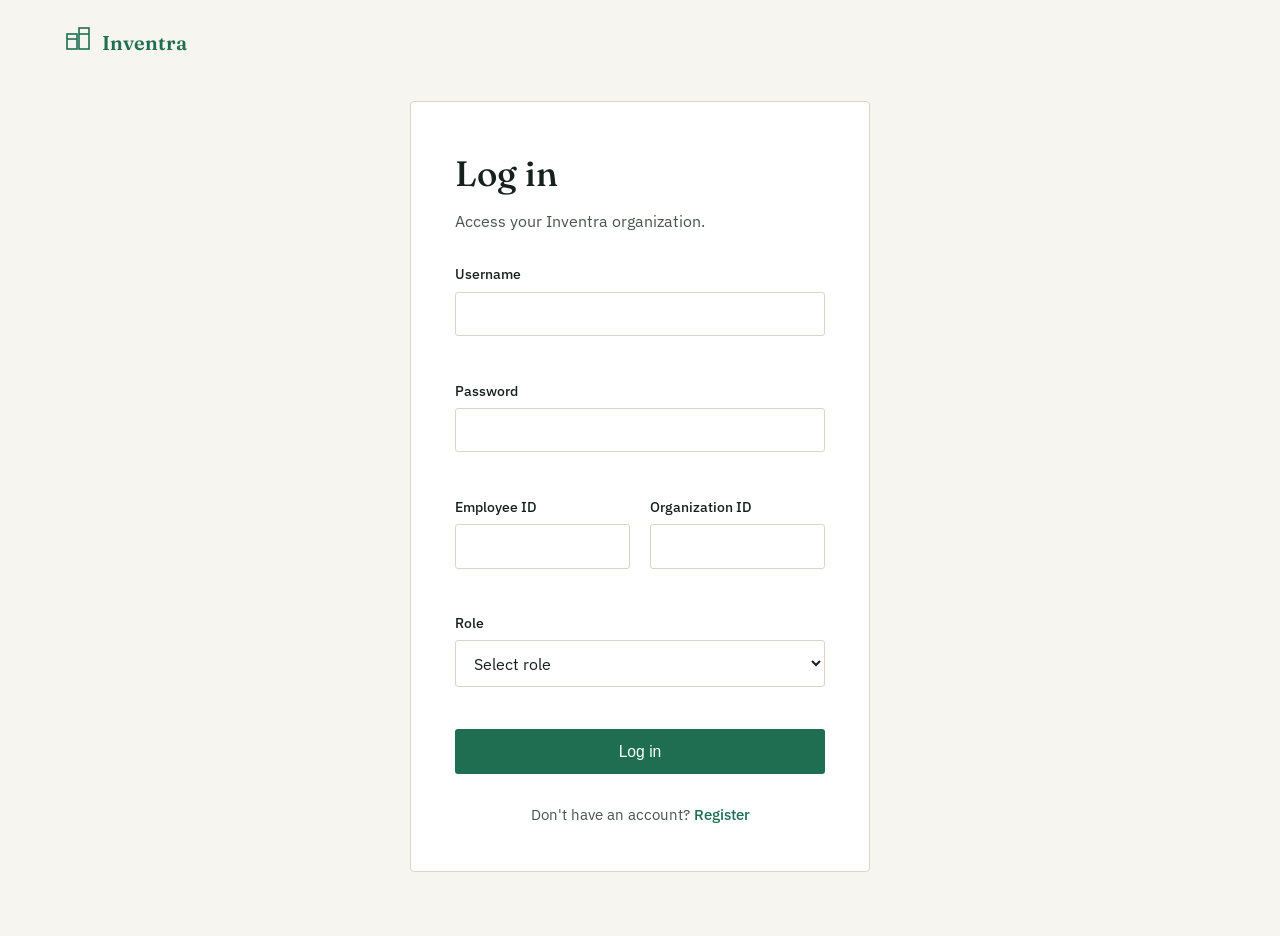
<file: inventra/frontend/dashboard.html>
<!DOCTYPE html>
<html lang="en">
<head>
<meta charset="UTF-8">
<meta name="viewport" content="width=device-width, initial-scale=1.0">
<title>Dashboard — Inventra</title>
<link rel="preconnect" href="https://fonts.googleapis.com">
<link rel="preconnect" href="https://fonts.gstatic.com" crossorigin>
<link href="https://fonts.googleapis.com/css2?family=Fraunces:opsz,wght@9..144,400;9..144,500;9..144,600&family=IBM+Plex+Sans:wght@400;500;600&display=swap" rel="stylesheet">
<link rel="stylesheet" href="css/style.css">
</head>
<body class="dash-body">

<div class="dash-shell">

  <div id="sidebarPlaceholder"></div>

  <div class="dash-main">

    <div id="topbarPlaceholder"></div>

    <main class="dash-content">

      <section class="welcome-section">
        <h2 id="welcomeHeading">Welcome back</h2>
        <p id="welcomeSub">Here's what's happening with your inventory today.</p>
      </section>

      <section class="summary-cards" id="summaryCards" aria-label="Summary">
        <div class="summary-card">
          <span class="summary-label">Total Products</span>
          <span class="summary-value" id="statProducts">—</span>
        </div>
        <div class="summary-card">
          <span class="summary-label">Total Sales</span>
          <span class="summary-value" id="statSales">—</span>
        </div>
        <div class="summary-card">
          <span class="summary-label">Total Purchases</span>
          <span class="summary-value" id="statPurchases">—</span>
        </div>
        <div class="summary-card summary-card-warn">
          <span class="summary-label">Low Stock</span>
          <span class="summary-value" id="statLowStock">—</span>
        </div>
      </section>

      <div class="dash-grid">
        <section class="panel panel-chart">
          <h3>Sales &amp; Purchase Overview</h3>
          <div id="chartContainer" class="chart-container"></div>
        </section>

        <section class="panel panel-activity">
          <h3>Recent Activity</h3>
          <ul class="activity-list" id="activityList"></ul>
        </section>
      </div>

      <section class="panel panel-table">
        <h3>Low Stock Products</h3>
        <table class="data-table">
          <thead>
            <tr>
              <th>Product</th>
              <th>Current Stock</th>
              <th>Reorder Point</th>
              <th>Supplier</th>
            </tr>
          </thead>
          <tbody id="lowStockBody"></tbody>
        </table>
      </section>

      <section class="quick-actions">
        <h3>Quick Actions</h3>
        <div class="qa-grid">
          <button class="qa-btn" data-action="add-product">
            <span class="qa-plus">+</span> Add Product
          </button>
          <button class="qa-btn" data-action="add-supplier">
            <span class="qa-plus">+</span> Add Supplier
          </button>
          <button class="qa-btn" data-action="record-sale">
            <span class="qa-plus">+</span> Record Sale
          </button>
          <button class="qa-btn" data-action="record-purchase">
            <span class="qa-plus">+</span> Record Purchase
          </button>
        </div>
      </section>

    </main>
  </div>
</div>

<script src="js/config.js"></script>
<script src="js/layout.js"></script>
<script src="js/dashboard.js"></script>
</body>
</html>
</file>
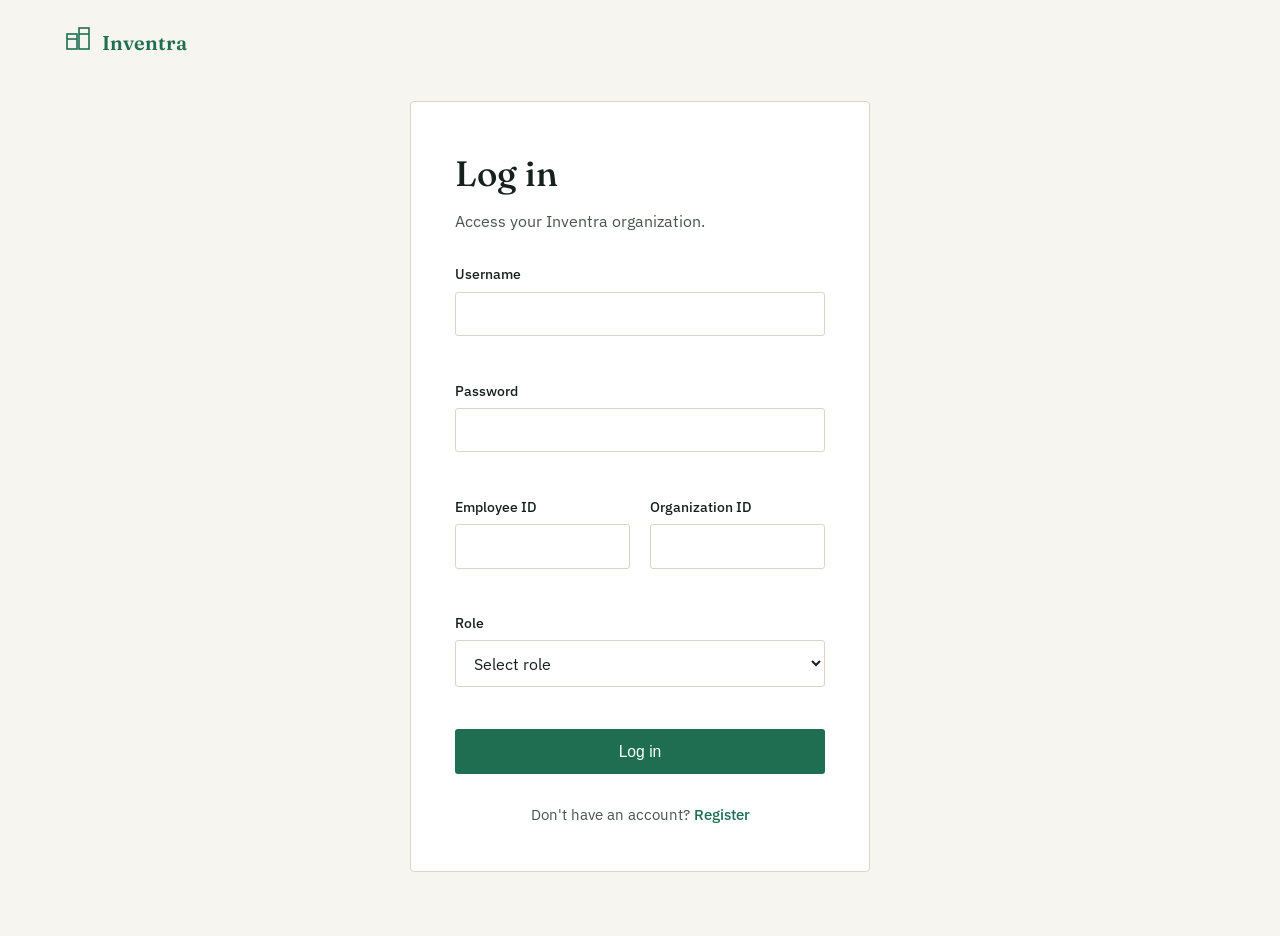
<file: inventra/frontend/employees.html>
<!DOCTYPE html>
<html lang="en">
<head>
<meta charset="UTF-8">
<meta name="viewport" content="width=device-width, initial-scale=1.0">
<title>Employees — Inventra</title>
<link rel="preconnect" href="https://fonts.googleapis.com">
<link rel="preconnect" href="https://fonts.gstatic.com" crossorigin>
<link href="https://fonts.googleapis.com/css2?family=Fraunces:opsz,wght@9..144,400;9..144,500;9..144,600&family=IBM+Plex+Sans:wght@400;500;600&display=swap" rel="stylesheet">
<link rel="stylesheet" href="css/style.css">
</head>
<body class="dash-body">

<div class="dash-shell">
  <div id="sidebarPlaceholder"></div>

  <div class="dash-main">
    <div id="topbarPlaceholder"></div>

    <main class="dash-content">

      <div class="page-toolbar">
        <p class="page-sub">Everyone with access to your organization.</p>
      </div>

      <div class="form-banner" id="pageBanner" hidden></div>

      <nav class="subtabs" role="tablist">
        <button class="subtab-btn active" id="tabBtnView" data-tab="view">View all</button>
        <button class="subtab-btn" id="tabBtnAdd" data-tab="add">Add</button>
        <button class="subtab-btn" id="tabBtnSearch" data-tab="search">Search</button>
        <button class="subtab-btn" id="tabBtnDelete" data-tab="delete">Delete</button>
      </nav>

      <!-- View all -->
      <section class="subtab-panel" data-panel="view">
        <section class="panel panel-table">
          <table class="data-table">
            <thead>
              <tr>
                <th>Name</th>
                <th>Email</th>
                <th>Contact</th>
                <th>Username</th>
                <th>Role</th>
                <th>Status</th>
                <th>Org ID</th>
                <th>Department</th>
                <th>Joined</th>
                <th></th>
              </tr>
            </thead>
            <tbody id="employeesBody">
              <tr><td colspan="10">Loading employees...</td></tr>
            </tbody>
          </table>
        </section>
      </section>

      <!-- Add / Edit -->
      <section class="subtab-panel" data-panel="add" hidden>
        <section class="panel">
          <h3 class="subtab-panel-title" id="addPanelTitle">Add employee</h3>

          <div class="form-banner" id="formBanner" hidden></div>

          <form id="employeeForm" novalidate>
            <input type="hidden" id="id" name="id">

            <div class="form-row">
              <div class="field">
                <label for="firstName">First name</label>
                <input type="text" id="firstName" name="firstName" required>
                <span class="field-error" id="err-firstName"></span>
              </div>
              <div class="field">
                <label for="lastName">Last name</label>
                <input type="text" id="lastName" name="lastName" required>
                <span class="field-error" id="err-lastName"></span>
              </div>
            </div>

            <div class="form-row">
              <div class="field">
                <label for="email">Email</label>
                <input type="email" id="email" name="email" required>
                <span class="field-error" id="err-email"></span>
              </div>
              <div class="field">
                <label for="contactNumber">Contact number</label>
                <input type="tel" id="contactNumber" name="contactNumber" maxlength="10" required>
                <span class="field-error" id="err-contactNumber"></span>
              </div>
            </div>

            <div class="form-row">
              <div class="field">
                <label for="userName">Username</label>
                <input type="text" id="userName" name="userName" required>
                <span class="field-error" id="err-userName"></span>
              </div>
              <div class="field">
                <label for="password">Password</label>
                <input type="text" id="password" name="password" required>
                <span class="field-error" id="err-password"></span>
              </div>
            </div>

            <div class="form-row">
              <div class="field">
                <label for="role">Role</label>
                <select id="role" name="role" required>
                  <option value="" disabled selected>Select role</option>
                  <option value="Owner">Owner</option>
                  <option value="Manager">Manager</option>
                  <option value="Employee">Employee</option>
                </select>
                <span class="field-error" id="err-role"></span>
              </div>
              <div class="field">
                <label for="status">Status</label>
                <select id="status" name="status" required>
                  <option value="" disabled selected>Select status</option>
                  <option value="Active">Active</option>
                  <option value="Inactive">Inactive</option>
                </select>
                <span class="field-error" id="err-status"></span>
              </div>
            </div>

            <div class="form-row">
              <div class="field">
                <label for="organizationId">Organization ID</label>
                <input type="number" id="organizationId" name="organizationId" min="1" readonly>
                <span class="field-error" id="err-organizationId"></span>
              </div>
              <div class="field">
                <label for="department">Department</label>
                <input type="text" id="department" name="department" required>
                <span class="field-error" id="err-department"></span>
              </div>
            </div>

            <div class="field">
              <label for="joiningDate">Joining date</label>
              <input type="date" id="joiningDate" name="joiningDate" required>
              <span class="field-error" id="err-joiningDate"></span>
            </div>

            <div class="modal-actions">
              <button type="button" class="btn btn-ghost" id="cancelEditBtn" hidden>Cancel edit</button>
              <button type="submit" class="btn btn-primary" id="formSubmit">Save employee</button>
            </div>
          </form>
        </section>
      </section>

      <!-- Search -->
      <section class="subtab-panel" data-panel="search" hidden>
        <section class="panel">
          <h3 class="subtab-panel-title">Search for an employee</h3>
          <div class="search-row">
            <div class="field">
              <input type="text" id="searchInput" placeholder="Search by name, username, or email">
            </div>
            <button class="btn btn-primary" id="searchBtn" type="button">Search</button>
          </div>
        </section>

        <section class="panel panel-table">
          <table class="data-table">
            <thead>
              <tr>
                <th>Name</th>
                <th>Email</th>
                <th>Contact</th>
                <th>Username</th>
                <th>Role</th>
                <th>Status</th>
                <th></th>
              </tr>
            </thead>
            <tbody id="searchBody">
              <tr><td colspan="7">Search above to find an employee.</td></tr>
            </tbody>
          </table>
        </section>
      </section>

      <!-- Delete (Owner / Manager only) -->
      <section class="subtab-panel" data-panel="delete" hidden>
        <div id="deleteAllowed">
          <section class="panel">
            <h3 class="subtab-panel-title">Delete an employee</h3>
            <div class="search-row">
              <div class="field">
                <input type="text" id="deleteSearchInput" placeholder="Search by name, username, or email">
              </div>
              <button class="btn btn-primary" id="deleteSearchBtn" type="button">Search</button>
            </div>
          </section>

          <section class="panel panel-table">
            <table class="data-table">
              <thead>
                <tr>
                  <th>Name</th>
                  <th>Email</th>
                  <th>Username</th>
                  <th>Role</th>
                  <th></th>
                </tr>
              </thead>
              <tbody id="deleteBody">
                <tr><td colspan="5">Loading employees...</td></tr>
              </tbody>
            </table>
          </section>
        </div>

        <div id="deleteDenied" class="access-denied" hidden>
          Only Owners and Managers can delete employee records.
        </div>
      </section>

    </main>
  </div>
</div>

<script src="js/config.js"></script>
<script src="js/layout.js"></script>
<script src="js/employees.js"></script>
</body>
</html>
</file>
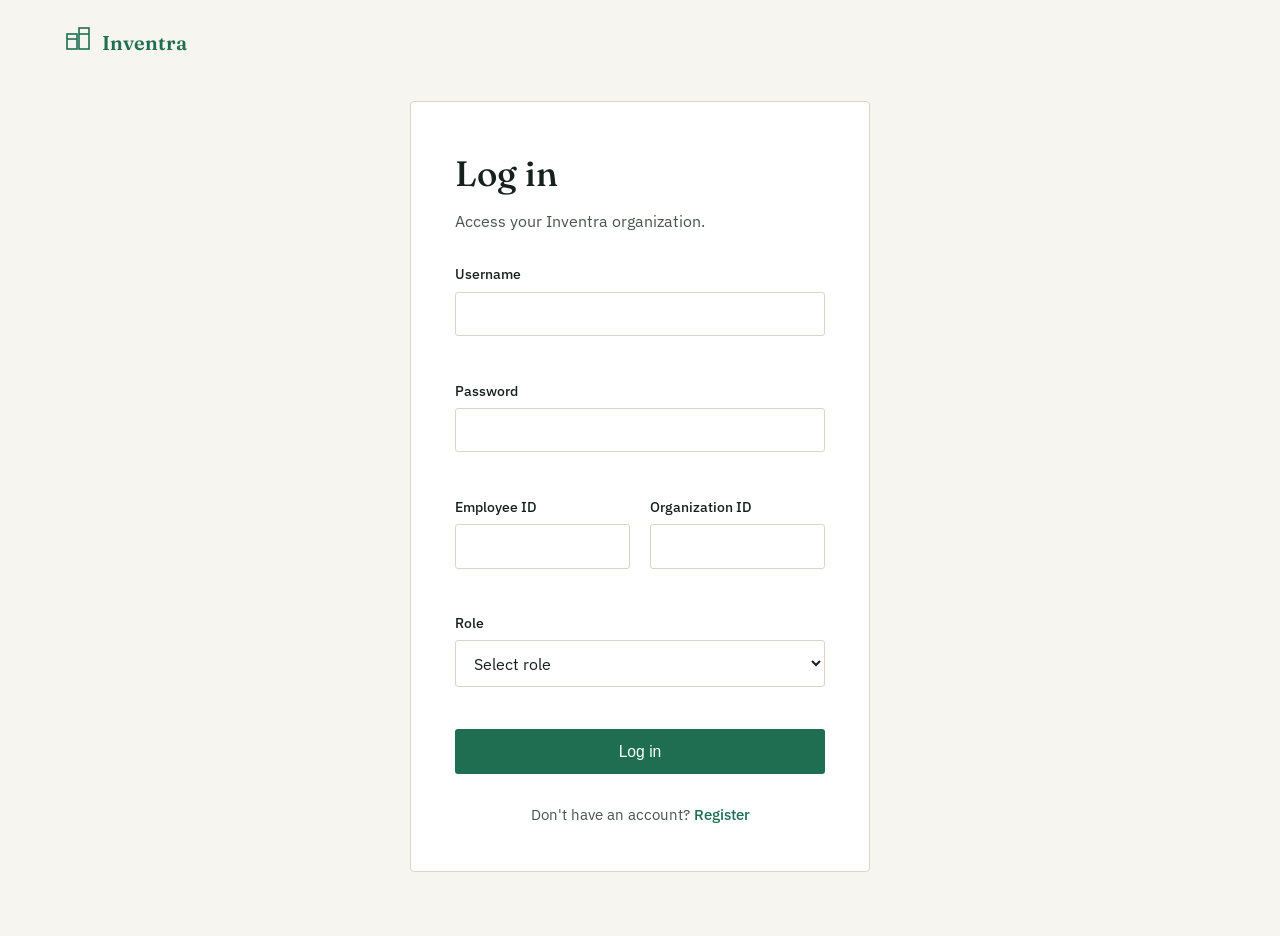
<file: inventra/frontend/inventory.html>
<!DOCTYPE html>
<html lang="en">
<head>
<meta charset="UTF-8">
<meta name="viewport" content="width=device-width, initial-scale=1.0">
<title>Inventory — Inventra</title>
<link rel="preconnect" href="https://fonts.googleapis.com">
<link rel="preconnect" href="https://fonts.gstatic.com" crossorigin>
<link href="https://fonts.googleapis.com/css2?family=Fraunces:opsz,wght@9..144,400;9..144,500;9..144,600&family=IBM+Plex+Sans:wght@400;500;600&display=swap" rel="stylesheet">
<link rel="stylesheet" href="css/style.css">
</head>
<body class="dash-body">

<div class="dash-shell">
  <div id="sidebarPlaceholder"></div>

  <div class="dash-main">
    <div id="topbarPlaceholder"></div>

    <main class="dash-content">

      <div class="page-toolbar">
        <p class="page-sub">All products in your catalog.</p>
      </div>

      <div class="form-banner" id="pageBanner" hidden></div>

      <nav class="subtabs" role="tablist">
        <button class="subtab-btn active" id="tabBtnView" data-tab="view">View all</button>
        <button class="subtab-btn" id="tabBtnAdd" data-tab="add">Add</button>
        <button class="subtab-btn" id="tabBtnSearch" data-tab="search">Search</button>
        <button class="subtab-btn" id="tabBtnDelete" data-tab="delete">Delete</button>
      </nav>

      <!-- View all -->
      <section class="subtab-panel" data-panel="view">
        <section class="panel panel-table">
          <table class="data-table">
            <thead>
              <tr>
                <th>Product</th>
                <th>Brand</th>
                <th>Category</th>
                <th>Supplier</th>
                <th>Qty</th>
                <th>Purchase ₹</th>
                <th>Selling ₹</th>
                <th>Expiry</th>
                <th>Location</th>
                <th></th>
              </tr>
            </thead>
            <tbody id="productsBody">
              <tr><td colspan="10">Loading products...</td></tr>
            </tbody>
          </table>
        </section>
      </section>

      <!-- Add / Edit -->
      <section class="subtab-panel" data-panel="add" hidden>
        <section class="panel">
          <h3 class="subtab-panel-title" id="addPanelTitle">Add product</h3>

          <div class="form-banner" id="formBanner" hidden></div>

          <form id="productForm" novalidate>
            <input type="hidden" id="productId" name="productId">

            <div class="form-row">
              <div class="field">
                <label for="productName">Product name</label>
                <input type="text" id="productName" name="productName" required>
                <span class="field-error" id="err-productName"></span>
              </div>
              <div class="field">
                <label for="brandName">Brand</label>
                <input type="text" id="brandName" name="brandName" required>
                <span class="field-error" id="err-brandName"></span>
              </div>
            </div>

            <div class="form-row">
              <div class="field">
                <label for="category">Category</label>
                <input type="text" id="category" name="category" required>
                <span class="field-error" id="err-category"></span>
              </div>
              <div class="field">
                <label for="supplierName">Supplier name</label>
                <input type="text" id="supplierName" name="supplierName" required>
                <span class="field-error" id="err-supplierName"></span>
              </div>
            </div>

            <div class="form-row">
              <div class="field">
                <label for="quantity">Quantity</label>
                <input type="number" id="quantity" name="quantity" min="0" required>
                <span class="field-error" id="err-quantity"></span>
              </div>
              <div class="field">
                <label for="barcode">Barcode</label>
                <input type="text" id="barcode" name="barcode" required>
                <span class="field-error" id="err-barcode"></span>
              </div>
            </div>

            <div class="form-row">
              <div class="field">
                <label for="purchasePrice">Purchase price</label>
                <input type="number" id="purchasePrice" name="purchasePrice" min="0" step="0.01" required>
                <span class="field-error" id="err-purchasePrice"></span>
              </div>
              <div class="field">
                <label for="sellingPrice">Selling price</label>
                <input type="number" id="sellingPrice" name="sellingPrice" min="0" step="0.01" required>
                <span class="field-error" id="err-sellingPrice"></span>
              </div>
            </div>

            <div class="form-row">
              <div class="field">
                <label for="manufacturingDate">Manufacturing date</label>
                <input type="date" id="manufacturingDate" name="manufacturingDate" required>
                <span class="field-error" id="err-manufacturingDate"></span>
              </div>
              <div class="field">
                <label for="expiryDate">Expiry date</label>
                <input type="date" id="expiryDate" name="expiryDate" required>
                <span class="field-error" id="err-expiryDate"></span>
              </div>
            </div>

            <div class="field">
              <label for="storageLocation">Storage location</label>
              <input type="text" id="storageLocation" name="storageLocation" required>
              <span class="field-error" id="err-storageLocation"></span>
            </div>

            <div class="modal-actions">
              <button type="button" class="btn btn-ghost" id="cancelEditBtn" hidden>Cancel edit</button>
              <button type="submit" class="btn btn-primary" id="formSubmit">Save product</button>
            </div>
          </form>
        </section>
      </section>

      <!-- Search -->
      <section class="subtab-panel" data-panel="search" hidden>
        <section class="panel">
          <h3 class="subtab-panel-title">Search for a product</h3>
          <div class="search-row">
            <div class="field">
              <input type="text" id="searchInput" placeholder="Search by name, brand, category, or barcode">
            </div>
            <button class="btn btn-primary" id="searchBtn" type="button">Search</button>
          </div>
        </section>

        <section class="panel panel-table">
          <table class="data-table">
            <thead>
              <tr>
                <th>Product</th>
                <th>Brand</th>
                <th>Category</th>
                <th>Supplier</th>
                <th>Qty</th>
                <th>Expiry</th>
                <th></th>
              </tr>
            </thead>
            <tbody id="searchBody">
              <tr><td colspan="7">Search above to find a product.</td></tr>
            </tbody>
          </table>
        </section>
      </section>

      <!-- Delete -->
      <section class="subtab-panel" data-panel="delete" hidden>
        <section class="panel">
          <h3 class="subtab-panel-title">Delete a product</h3>
          <div class="search-row">
            <div class="field">
              <input type="text" id="deleteSearchInput" placeholder="Search by name, brand, category, or barcode">
            </div>
            <button class="btn btn-primary" id="deleteSearchBtn" type="button">Search</button>
          </div>
        </section>

        <section class="panel panel-table">
          <table class="data-table">
            <thead>
              <tr>
                <th>Product</th>
                <th>Brand</th>
                <th>Qty</th>
                <th>Location</th>
                <th></th>
              </tr>
            </thead>
            <tbody id="deleteBody">
              <tr><td colspan="5">Loading products...</td></tr>
            </tbody>
          </table>
        </section>
      </section>

    </main>
  </div>
</div>

<script src="js/config.js"></script>
<script src="js/layout.js"></script>
<script src="js/inventory.js"></script>
</body>
</html>
</file>
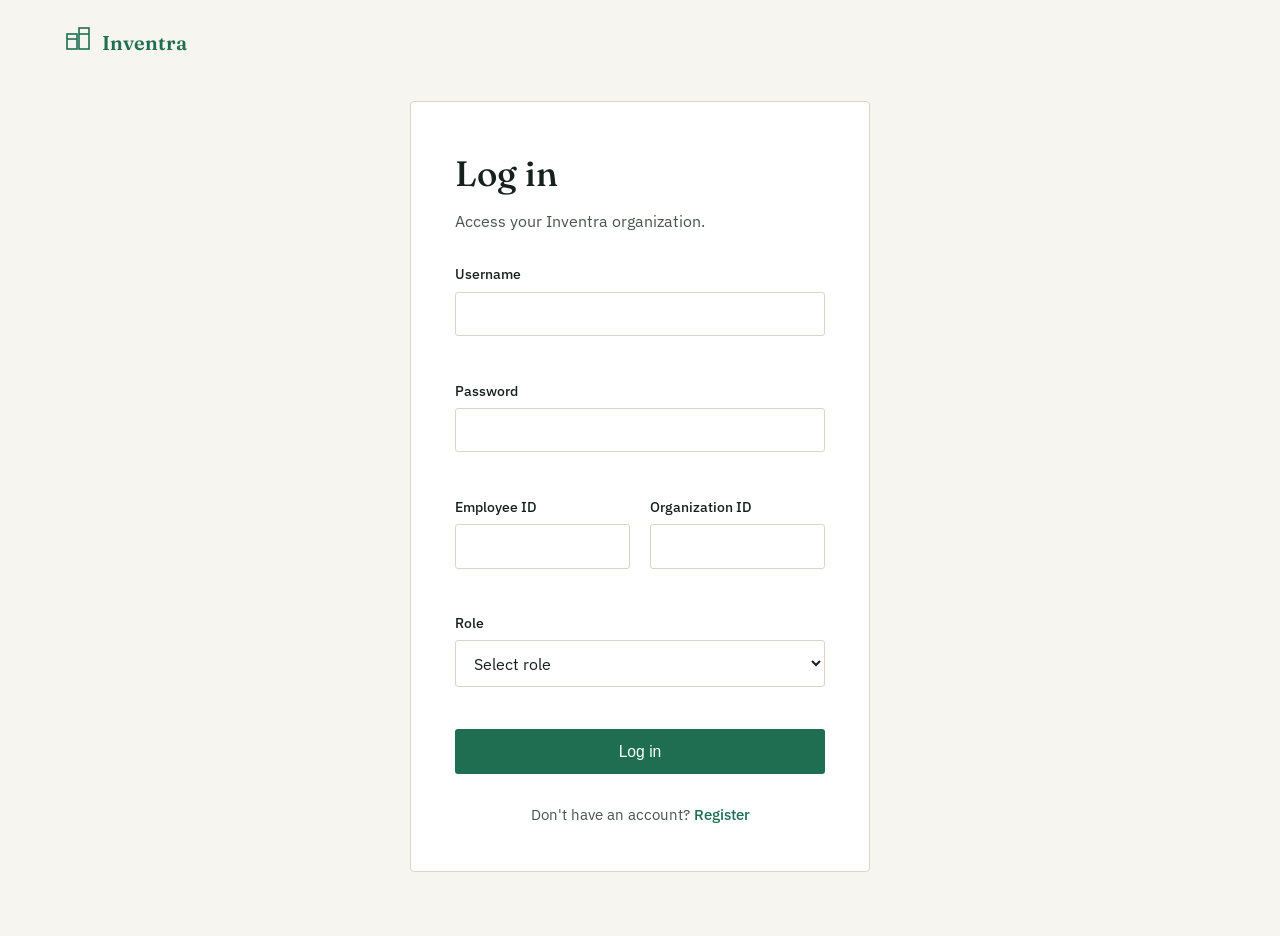
<file: inventra/frontend/login.html>
<!DOCTYPE html>
<html lang="en">
<head>
<meta charset="UTF-8">
<meta name="viewport" content="width=device-width, initial-scale=1.0">
<title>Login — Inventra</title>
<link rel="preconnect" href="https://fonts.googleapis.com">
<link rel="preconnect" href="https://fonts.gstatic.com" crossorigin>
<link href="https://fonts.googleapis.com/css2?family=Fraunces:opsz,wght@9..144,400;9..144,500;9..144,600&family=IBM+Plex+Sans:wght@400;500;600&display=swap" rel="stylesheet">
<link rel="stylesheet" href="css/style.css">
</head>
<body class="auth-body">

<header class="auth-header">
  <a class="brand" href="index.html">
    <span class="brand-mark" aria-hidden="true">
      <svg viewBox="0 0 28 28" width="28" height="28">
        <rect x="3" y="10" width="10" height="15" fill="none" stroke="currentColor" stroke-width="1.6"/>
        <rect x="15" y="4" width="10" height="21" fill="none" stroke="currentColor" stroke-width="1.6"/>
        <line x1="3" y1="15" x2="13" y2="15" stroke="currentColor" stroke-width="1.6"/>
        <line x1="15" y1="10" x2="25" y2="10" stroke="currentColor" stroke-width="1.6"/>
      </svg>
    </span>
    Inventra
  </a>
</header>

<main class="auth-main">
  <div class="auth-card auth-card-narrow">
    <h1>Log in</h1>
    <p class="auth-sub">Access your Inventra organization.</p>

    <div class="form-banner" id="formBanner" hidden></div>

    <form id="loginForm" novalidate>

      <div class="field">
        <label for="username">Username</label>
        <input type="text" id="username" name="username" required>
        <span class="field-error" id="err-username"></span>
      </div>

      <div class="field">
        <label for="password">Password</label>
        <input type="password" id="password" name="password" required>
        <span class="field-error" id="err-password"></span>
      </div>

      <div class="form-row">
        <div class="field">
          <label for="employeeId">Employee ID</label>
          <input type="number" id="employeeId" name="employeeId" min="1" required>
          <span class="field-error" id="err-employeeId"></span>
        </div>
        <div class="field">
          <label for="organizationId">Organization ID</label>
          <input type="number" id="organizationId" name="organizationId" min="1" required>
          <span class="field-error" id="err-organizationId"></span>
        </div>
      </div>

      <div class="field">
        <label for="role">Role</label>
        <select id="role" name="role" required>
          <option value="" disabled selected>Select role</option>
          <option value="Owner">Owner</option>
          <option value="Manager">Manager</option>
          <option value="Employee">Employee</option>
        </select>
        <span class="field-error" id="err-role"></span>
      </div>

      <button type="submit" class="btn btn-primary btn-block" id="submitBtn">Log in</button>
    </form>

    <p class="auth-switch">Don't have an account? <a href="register.html">Register</a></p>
  </div>
</main>

<script src="js/config.js"></script>
<script src="js/login.js"></script>
</body>
</html>
</file>
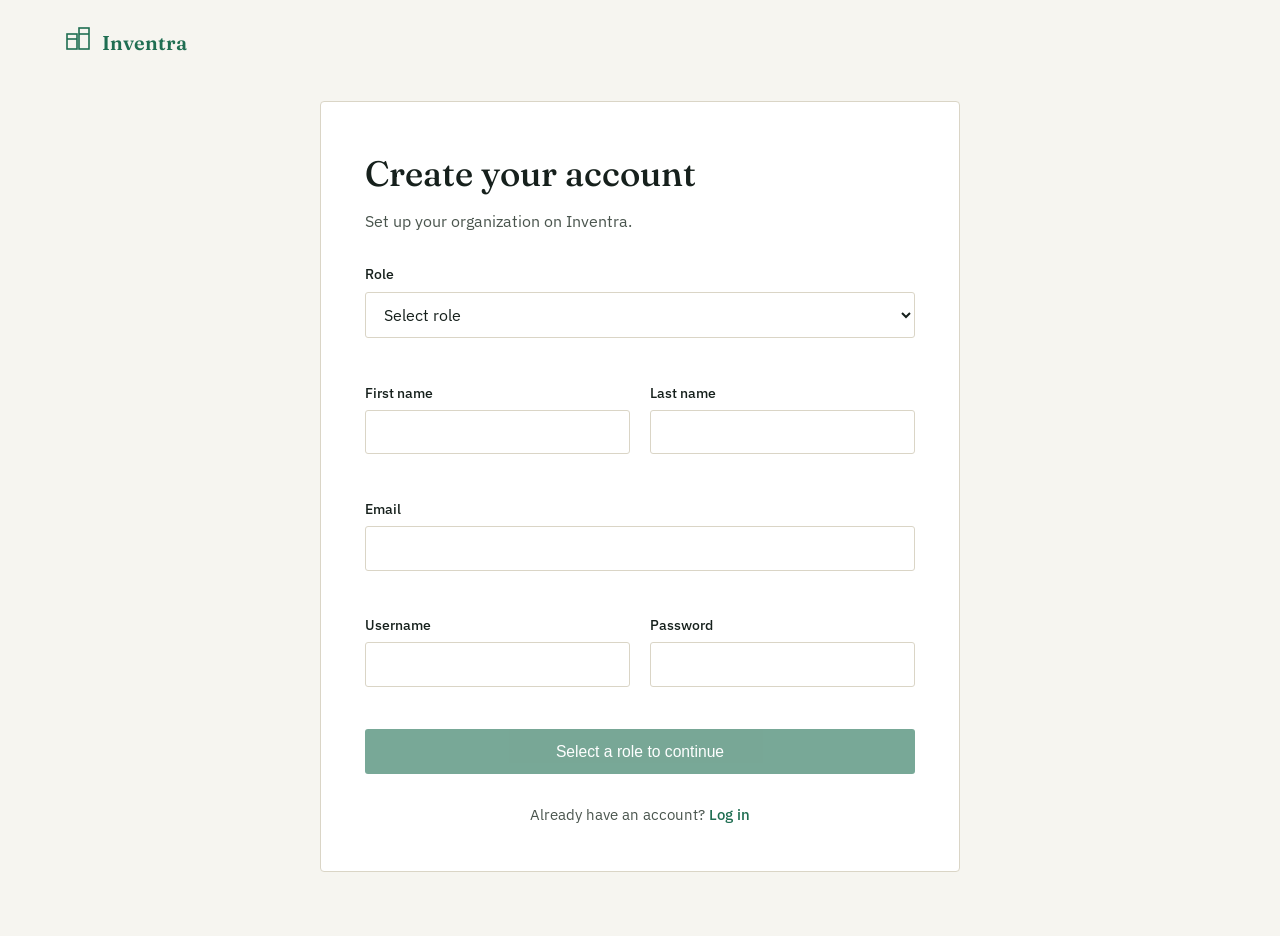
<file: inventra/frontend/register.html>
<!DOCTYPE html>
<html lang="en">
<head>
<meta charset="UTF-8">
<meta name="viewport" content="width=device-width, initial-scale=1.0">
<title>Register — Inventra</title>
<link rel="preconnect" href="https://fonts.googleapis.com">
<link rel="preconnect" href="https://fonts.gstatic.com" crossorigin>
<link href="https://fonts.googleapis.com/css2?family=Fraunces:opsz,wght@9..144,400;9..144,500;9..144,600&family=IBM+Plex+Sans:wght@400;500;600&display=swap" rel="stylesheet">
<link rel="stylesheet" href="css/style.css">
</head>
<body class="auth-body">

<header class="auth-header">
  <a class="brand" href="index.html">
    <span class="brand-mark" aria-hidden="true">
      <svg viewBox="0 0 28 28" width="28" height="28">
        <rect x="3" y="10" width="10" height="15" fill="none" stroke="currentColor" stroke-width="1.6"/>
        <rect x="15" y="4" width="10" height="21" fill="none" stroke="currentColor" stroke-width="1.6"/>
        <line x1="3" y1="15" x2="13" y2="15" stroke="currentColor" stroke-width="1.6"/>
        <line x1="15" y1="10" x2="25" y2="10" stroke="currentColor" stroke-width="1.6"/>
      </svg>
    </span>
    Inventra
  </a>
</header>

<main class="auth-main">
  <div class="auth-card">
    <h1>Create your account</h1>
    <p class="auth-sub" id="authSub">Set up your organization on Inventra.</p>

    <div class="form-banner" id="formBanner" hidden></div>

    <div id="successPanel" hidden>
      <p class="auth-sub">Save these — you'll need them every time you log in.</p>
      <div class="id-reveal">
        <div class="id-reveal-row">
          <span class="id-reveal-label">Organization ID</span>
          <span class="id-reveal-value" id="revealOrgId">—</span>
        </div>
        <div class="id-reveal-row">
          <span class="id-reveal-label">Employee ID</span>
          <span class="id-reveal-value" id="revealEmployeeId">—</span>
        </div>
        <div class="id-reveal-row">
          <span class="id-reveal-label">Username</span>
          <span class="id-reveal-value" id="revealUsername">—</span>
        </div>
      </div>
      <p class="id-reveal-note">Everyone in your organization — Owner, Manager, or Employee — logs in with their own username/password plus this same Organization ID.</p>
      <a href="login.html" class="btn btn-primary btn-block">Continue to login</a>
    </div>

    <form id="registerForm" novalidate>

      <div class="field">
        <label for="role">Role</label>
        <select id="role" name="role" required>
          <option value="" disabled selected>Select role</option>
          <option value="Owner">Owner — set up a new organization</option>
          <option value="Manager">Manager — join an existing organization</option>
          <option value="Employee">Employee — join an existing organization</option>
        </select>
        <span class="field-error" id="err-role"></span>
      </div>

      <!-- Owner-only: create a new organization -->
      <div id="ownerFields" hidden>
        <div class="form-row">
          <div class="field">
            <label for="organizationName">Organization name</label>
            <input type="text" id="organizationName" name="organizationName">
            <span class="field-error" id="err-organizationName"></span>
          </div>
          <div class="field">
            <label for="organizationType">Organization type</label>
            <select id="organizationType" name="organizationType">
              <option value="" disabled selected>Select type</option>
              <option value="Retail">Retail</option>
              <option value="Wholesale">Wholesale</option>
              <option value="Manufacturing">Manufacturing</option>
              <option value="Warehouse">Warehouse</option>
              <option value="Other">Other</option>
            </select>
            <span class="field-error" id="err-organizationType"></span>
          </div>
        </div>
        <div class="field">
          <label for="contactNumber">Contact number</label>
          <input type="tel" id="contactNumber" name="contactNumber" inputmode="numeric" maxlength="10" placeholder="10 digit number">
          <span class="field-error" id="err-contactNumber"></span>
        </div>
      </div>

      <!-- Manager/Employee only: join an existing organization -->
      <div id="joinFields" hidden>
        <div class="field">
          <label for="organizationId">Organization ID</label>
          <input type="number" id="organizationId" name="organizationId" min="1" placeholder="Ask your Owner/Manager for this">
          <span class="field-error" id="err-organizationId"></span>
        </div>
      </div>

      <div class="form-row">
        <div class="field">
          <label for="firstName">First name</label>
          <input type="text" id="firstName" name="firstName" required>
          <span class="field-error" id="err-firstName"></span>
        </div>
        <div class="field">
          <label for="lastName">Last name</label>
          <input type="text" id="lastName" name="lastName" required>
          <span class="field-error" id="err-lastName"></span>
        </div>
      </div>

      <div class="field">
        <label for="email">Email</label>
        <input type="email" id="email" name="email" required>
        <span class="field-error" id="err-email"></span>
      </div>

      <div class="form-row">
        <div class="field">
          <label for="username">Username</label>
          <input type="text" id="username" name="username" required>
          <span class="field-error" id="err-username"></span>
        </div>
        <div class="field">
          <label for="password">Password</label>
          <input type="password" id="password" name="password" required>
          <span class="field-error" id="err-password"></span>
        </div>
      </div>

      <button type="submit" class="btn btn-primary btn-block" id="submitBtn" disabled>Select a role to continue</button>
    </form>

    <p class="auth-switch">Already have an account? <a href="login.html">Log in</a></p>
  </div>
</main>

<script src="js/config.js"></script>
<script src="js/register.js"></script>
</body>
</html>
</file>
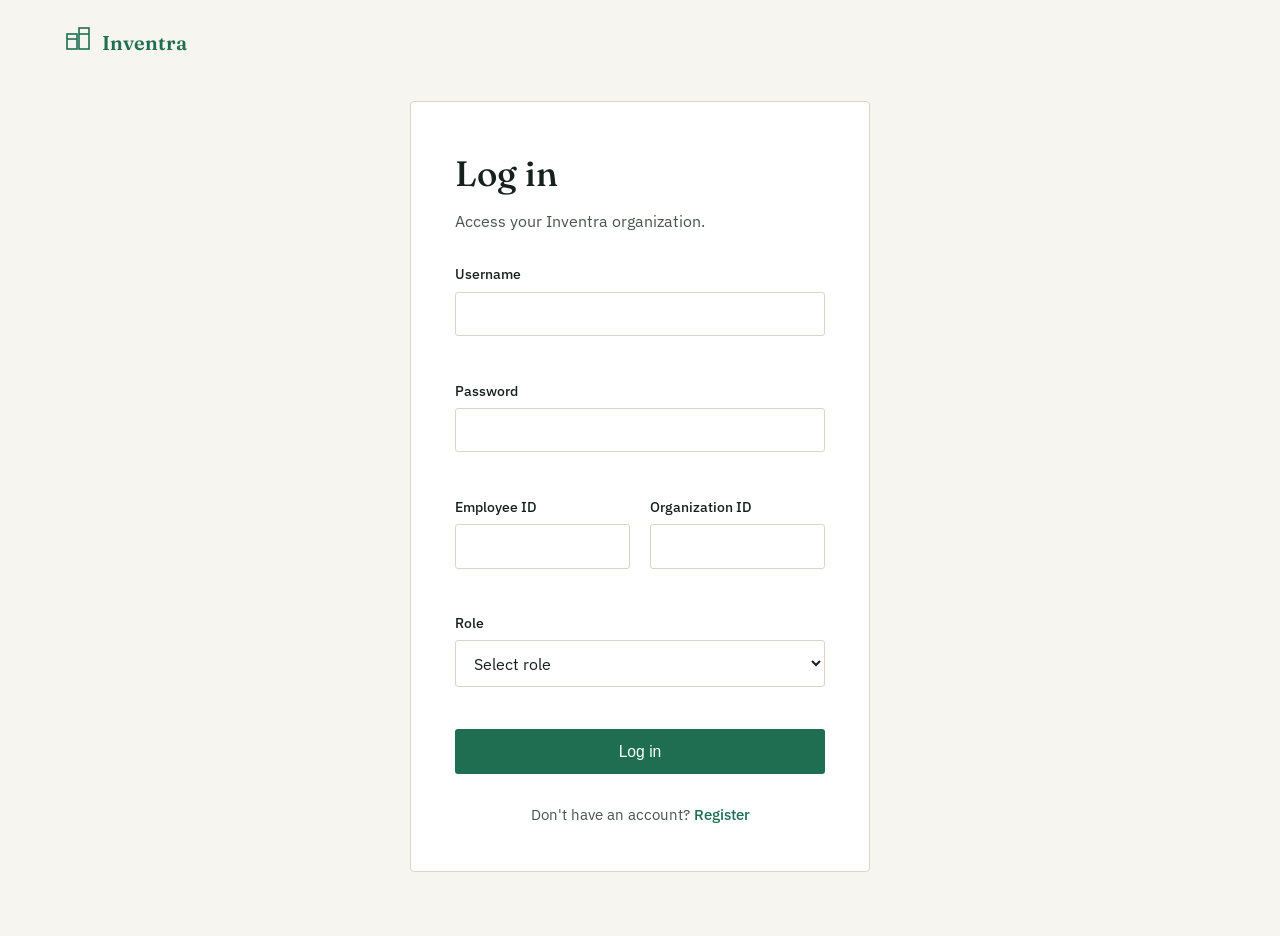
<file: inventra/frontend/reports.html>
<!DOCTYPE html>
<html lang="en">
<head>
<meta charset="UTF-8">
<meta name="viewport" content="width=device-width, initial-scale=1.0">
<title>Reports — Inventra</title>
<link rel="preconnect" href="https://fonts.googleapis.com">
<link rel="preconnect" href="https://fonts.gstatic.com" crossorigin>
<link href="https://fonts.googleapis.com/css2?family=Fraunces:opsz,wght@9..144,400;9..144,500;9..144,600&family=IBM+Plex+Sans:wght@400;500;600&display=swap" rel="stylesheet">
<link rel="stylesheet" href="css/style.css">
</head>
<body class="dash-body">

<div class="dash-shell">
  <div id="sidebarPlaceholder" class="no-print"></div>

  <div class="dash-main">
    <div id="topbarPlaceholder" class="no-print"></div>

    <main class="dash-content">

      <div class="page-toolbar no-print">
        <p class="page-sub">A snapshot of your organization, ready to print or save as PDF.</p>
        <button class="btn btn-primary" id="printBtn">Print / Save as PDF</button>
      </div>

      <div class="form-banner no-print" id="pageBanner" hidden></div>

      <div id="reportContent">
        <div class="report-header">
          <h1 id="reportTitle">Inventra Report</h1>
          <p id="reportMeta"></p>
        </div>

        <section class="report-section">
          <h2>Inventory summary</h2>
          <div class="report-stats">
            <div class="report-stat">
              <span class="report-stat-value" id="statTotalProducts">—</span>
              <span class="report-stat-label">Total products</span>
            </div>
            <div class="report-stat">
              <span class="report-stat-value" id="statTotalStock">—</span>
              <span class="report-stat-label">Units in stock</span>
            </div>
            <div class="report-stat">
              <span class="report-stat-value" id="statLowStock">—</span>
              <span class="report-stat-label">Low stock items</span>
            </div>
            <div class="report-stat">
              <span class="report-stat-value" id="statTotalEmployees">—</span>
              <span class="report-stat-label">Employees</span>
            </div>
            <div class="report-stat">
              <span class="report-stat-value" id="statTotalSuppliers">—</span>
              <span class="report-stat-label">Suppliers</span>
            </div>
          </div>
        </section>

        <section class="report-section">
          <h2>Low stock products</h2>
          <table class="data-table">
            <thead>
              <tr><th>Product</th><th>Brand</th><th>Quantity</th><th>Supplier</th></tr>
            </thead>
            <tbody id="lowStockBody">
              <tr><td colspan="4">Loading...</td></tr>
            </tbody>
          </table>
        </section>

        <section class="report-section">
          <h2>Full inventory</h2>
          <table class="data-table">
            <thead>
              <tr><th>Product</th><th>Brand</th><th>Category</th><th>Qty</th><th>Purchase ₹</th><th>Selling ₹</th></tr>
            </thead>
            <tbody id="allProductsBody">
              <tr><td colspan="6">Loading...</td></tr>
            </tbody>
          </table>
        </section>

        <section class="report-section">
          <h2>Employees</h2>
          <table class="data-table">
            <thead>
              <tr><th>Name</th><th>Role</th><th>Status</th><th>Department</th><th>Joined</th></tr>
            </thead>
            <tbody id="employeesBody">
              <tr><td colspan="5">Loading...</td></tr>
            </tbody>
          </table>
        </section>

        <section class="report-section">
          <h2>Suppliers</h2>
          <table class="data-table">
            <thead>
              <tr><th>Supplier</th><th>Company</th><th>City</th><th>Contact</th></tr>
            </thead>
            <tbody id="suppliersBody">
              <tr><td colspan="4">Loading...</td></tr>
            </tbody>
          </table>
        </section>

        <section class="report-section">
          <h2>Sales &amp; purchases</h2>
          <div class="report-stats" id="salesStatsRow" style="margin-bottom:1rem;"></div>
          <table class="data-table">
            <thead>
              <tr><th>Product</th><th>Qty</th><th>Unit price</th><th>Total</th><th>Date</th></tr>
            </thead>
            <tbody id="salesBody">
              <tr><td colspan="5">Loading...</td></tr>
            </tbody>
          </table>
          <p class="empty-state" style="margin-top:0.75rem;">Purchases isn't available yet — that module hasn't been built.</p>
        </section>

        <p class="report-footer">Generated by Inventra</p>
      </div>

    </main>
  </div>
</div>

<script src="js/config.js"></script>
<script src="js/layout.js"></script>
<script src="js/reports.js"></script>
</body>
</html>
</file>
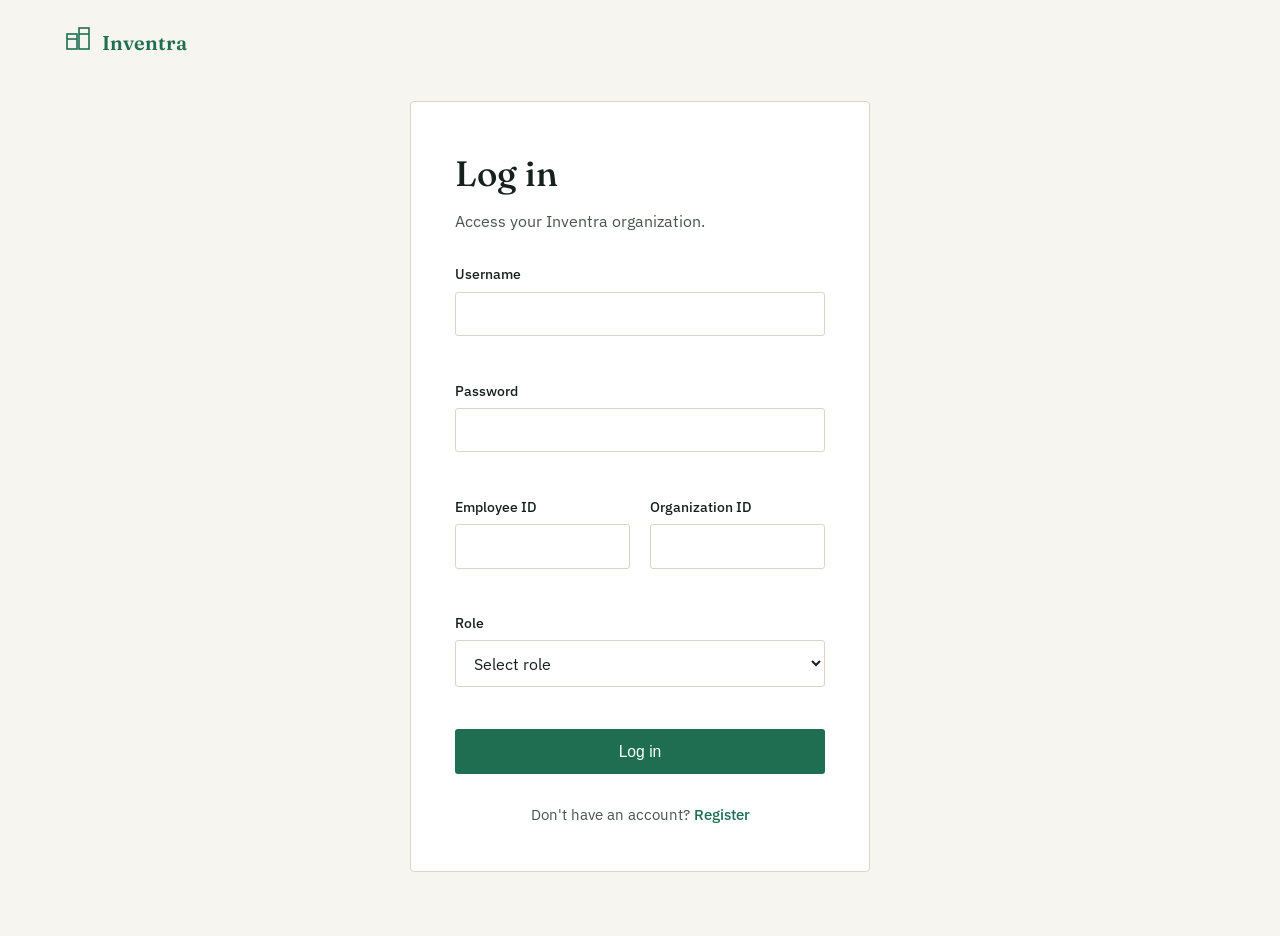
<file: inventra/frontend/sales.html>
<!DOCTYPE html>
<html lang="en">
<head>
<meta charset="UTF-8">
<meta name="viewport" content="width=device-width, initial-scale=1.0">
<title>Sales — Inventra</title>
<link rel="preconnect" href="https://fonts.googleapis.com">
<link rel="preconnect" href="https://fonts.gstatic.com" crossorigin>
<link href="https://fonts.googleapis.com/css2?family=Fraunces:opsz,wght@9..144,400;9..144,500;9..144,600&family=IBM+Plex+Sans:wght@400;500;600&display=swap" rel="stylesheet">
<link rel="stylesheet" href="css/style.css">
</head>
<body class="dash-body">

<div class="dash-shell">
  <div id="sidebarPlaceholder"></div>

  <div class="dash-main">
    <div id="topbarPlaceholder"></div>

    <main class="dash-content">

      <div class="page-toolbar">
        <p class="page-sub">Every sale you've recorded — recording one automatically reduces stock.</p>
      </div>

      <div class="form-banner" id="pageBanner" hidden></div>

      <nav class="subtabs" role="tablist">
        <button class="subtab-btn active" id="tabBtnView" data-tab="view">View all</button>
        <button class="subtab-btn" id="tabBtnAdd" data-tab="add">Add</button>
        <button class="subtab-btn" id="tabBtnSearch" data-tab="search">Search</button>
        <button class="subtab-btn" id="tabBtnDelete" data-tab="delete">Delete</button>
      </nav>

      <!-- View all -->
      <section class="subtab-panel" data-panel="view">
        <section class="panel panel-table">
          <table class="data-table">
            <thead>
              <tr><th>Product</th><th>Qty</th><th>Unit price</th><th>Total</th><th>Date</th><th></th></tr>
            </thead>
            <tbody id="salesBody">
              <tr><td colspan="6">Loading sales...</td></tr>
            </tbody>
          </table>
        </section>
      </section>

      <!-- Add -->
      <section class="subtab-panel" data-panel="add" hidden>
        <section class="panel">
          <h3 class="subtab-panel-title">Record a sale</h3>

          <div class="form-banner" id="formBanner" hidden></div>

          <form id="saleForm" novalidate>
            <div class="field">
              <label for="productId">Product</label>
              <select id="productId" name="productId" required>
                <option value="" disabled selected>Select a product</option>
              </select>
              <span class="field-error" id="err-productId"></span>
            </div>

            <div class="form-row">
              <div class="field">
                <label for="quantitySold">Quantity sold</label>
                <input type="number" id="quantitySold" name="quantitySold" min="1" required>
                <span class="field-error" id="err-quantitySold"></span>
              </div>
              <div class="field">
                <label for="saleDate">Sale date</label>
                <input type="date" id="saleDate" name="saleDate" required>
                <span class="field-error" id="err-saleDate"></span>
              </div>
            </div>

            <p class="empty-state" id="stockHint"></p>

            <div class="modal-actions">
              <button type="submit" class="btn btn-primary" id="formSubmit">Record sale</button>
            </div>
          </form>
        </section>
      </section>

      <!-- Search -->
      <section class="subtab-panel" data-panel="search" hidden>
        <section class="panel">
          <h3 class="subtab-panel-title">Search sales</h3>
          <div class="search-row">
            <div class="field">
              <input type="text" id="searchInput" placeholder="Search by product name">
            </div>
            <button class="btn btn-primary" id="searchBtn" type="button">Search</button>
          </div>
        </section>

        <section class="panel panel-table">
          <table class="data-table">
            <thead>
              <tr><th>Product</th><th>Qty</th><th>Unit price</th><th>Total</th><th>Date</th></tr>
            </thead>
            <tbody id="searchBody">
              <tr><td colspan="5">Search above to find a sale.</td></tr>
            </tbody>
          </table>
        </section>
      </section>

      <!-- Delete -->
      <section class="subtab-panel" data-panel="delete" hidden>
        <section class="panel">
          <h3 class="subtab-panel-title">Delete a sale record</h3>
          <p class="empty-state">Deleting a sale removes the record only — it does not restore the stock that was deducted.</p>
          <div class="search-row">
            <div class="field">
              <input type="text" id="deleteSearchInput" placeholder="Search by product name">
            </div>
            <button class="btn btn-primary" id="deleteSearchBtn" type="button">Search</button>
          </div>
        </section>

        <section class="panel panel-table">
          <table class="data-table">
            <thead>
              <tr><th>Product</th><th>Qty</th><th>Total</th><th>Date</th><th></th></tr>
            </thead>
            <tbody id="deleteBody">
              <tr><td colspan="5">Loading sales...</td></tr>
            </tbody>
          </table>
        </section>
      </section>

    </main>
  </div>
</div>

<script src="js/config.js"></script>
<script src="js/layout.js"></script>
<script src="js/sales.js"></script>
</body>
</html>
</file>
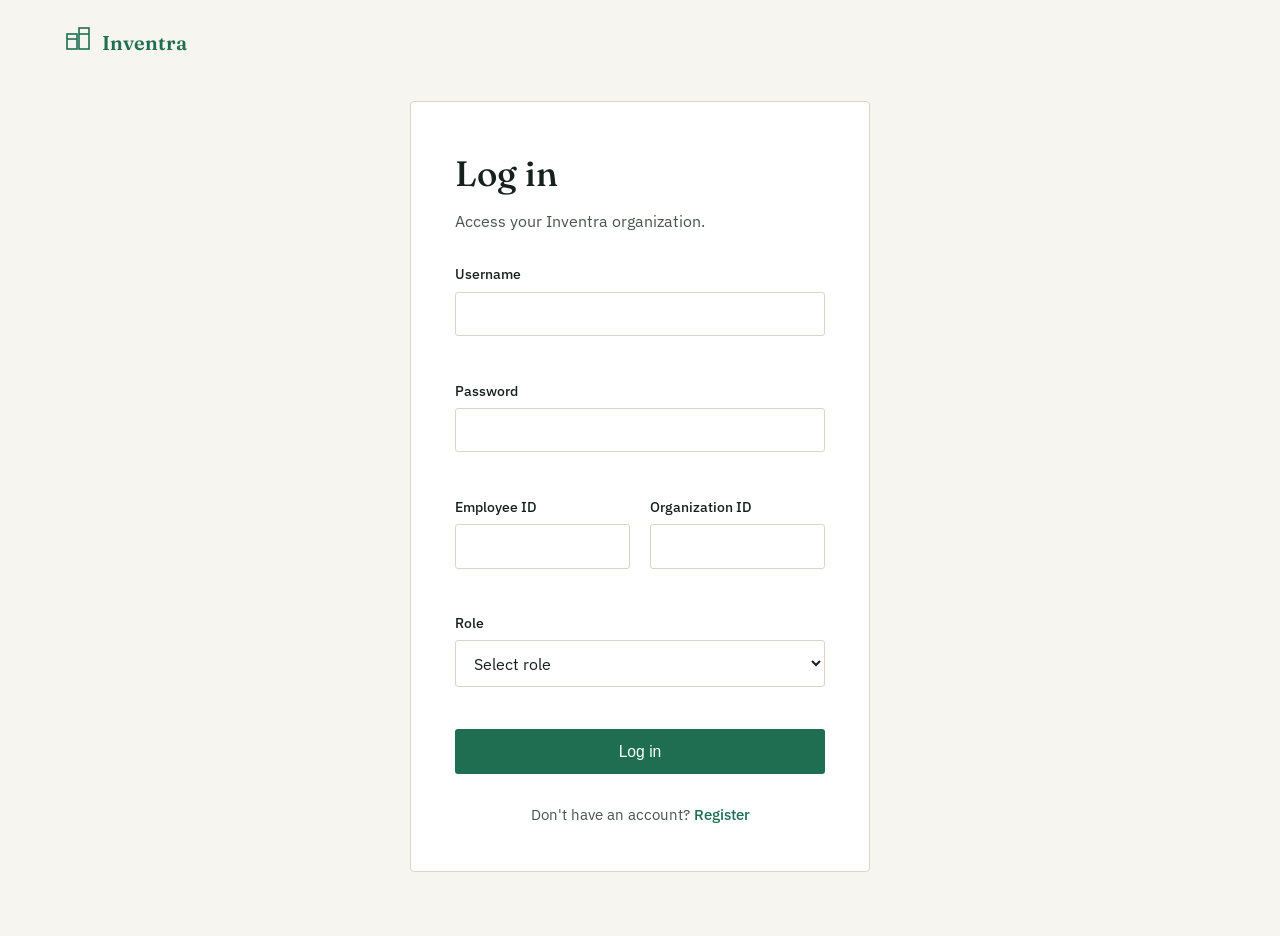
<file: inventra/frontend/settings.html>
<!DOCTYPE html>
<html lang="en">
<head>
<meta charset="UTF-8">
<meta name="viewport" content="width=device-width, initial-scale=1.0">
<title>Settings — Inventra</title>
<link rel="preconnect" href="https://fonts.googleapis.com">
<link rel="preconnect" href="https://fonts.gstatic.com" crossorigin>
<link href="https://fonts.googleapis.com/css2?family=Fraunces:opsz,wght@9..144,400;9..144,500;9..144,600&family=IBM+Plex+Sans:wght@400;500;600&display=swap" rel="stylesheet">
<link rel="stylesheet" href="css/style.css">
</head>
<body class="dash-body">

<div class="dash-shell">
  <div id="sidebarPlaceholder"></div>

  <div class="dash-main">
    <div id="topbarPlaceholder"></div>

    <main class="dash-content">

      <div class="page-toolbar">
        <p class="page-sub">Your account, your organization, and your password.</p>
      </div>

      <div class="form-banner" id="pageBanner" hidden></div>

      <section class="panel">
        <h3 class="subtab-panel-title">Account</h3>
        <div class="id-reveal">
          <div class="id-reveal-row">
            <span class="id-reveal-label">Name</span>
            <span class="id-reveal-value" id="infoName">—</span>
          </div>
          <div class="id-reveal-row">
            <span class="id-reveal-label">Username</span>
            <span class="id-reveal-value" id="infoUsername">—</span>
          </div>
          <div class="id-reveal-row">
            <span class="id-reveal-label">Role</span>
            <span class="id-reveal-value" id="infoRole">—</span>
          </div>
          <div class="id-reveal-row">
            <span class="id-reveal-label">Employee ID</span>
            <span class="id-reveal-value" id="infoEmployeeId">—</span>
          </div>
          <div class="id-reveal-row">
            <span class="id-reveal-label">Organization ID</span>
            <span class="id-reveal-value" id="infoOrgId">—</span>
          </div>
        </div>
        <p class="id-reveal-note">Share your Organization ID with Managers/Employees so they can join from the Register page.</p>
      </section>

      <section class="panel">
        <h3 class="subtab-panel-title">Organization snapshot</h3>
        <div class="report-stats">
          <div class="report-stat">
            <span class="report-stat-value" id="statEmployees">—</span>
            <span class="report-stat-label">Employees</span>
          </div>
          <div class="report-stat">
            <span class="report-stat-value" id="statProducts">—</span>
            <span class="report-stat-label">Products</span>
          </div>
          <div class="report-stat">
            <span class="report-stat-value" id="statSuppliers">—</span>
            <span class="report-stat-label">Suppliers</span>
          </div>
        </div>
      </section>

      <section class="panel">
        <h3 class="subtab-panel-title">Change password</h3>
        <div class="form-banner" id="passwordBanner" hidden></div>
        <form id="passwordForm" novalidate>
          <div class="field">
            <label for="currentPassword">Current password</label>
            <input type="password" id="currentPassword" name="currentPassword" required>
            <span class="field-error" id="err-currentPassword"></span>
          </div>
          <div class="field">
            <label for="newPassword">New password</label>
            <input type="password" id="newPassword" name="newPassword" required>
            <span class="field-error" id="err-newPassword"></span>
          </div>
          <div class="field">
            <label for="confirmPassword">Confirm new password</label>
            <input type="password" id="confirmPassword" name="confirmPassword" required>
            <span class="field-error" id="err-confirmPassword"></span>
          </div>
          <button type="submit" class="btn btn-primary" id="passwordSubmit">Update password</button>
        </form>
      </section>

    </main>
  </div>
</div>

<script src="js/config.js"></script>
<script src="js/layout.js"></script>
<script src="js/settings.js"></script>
</body>
</html>
</file>
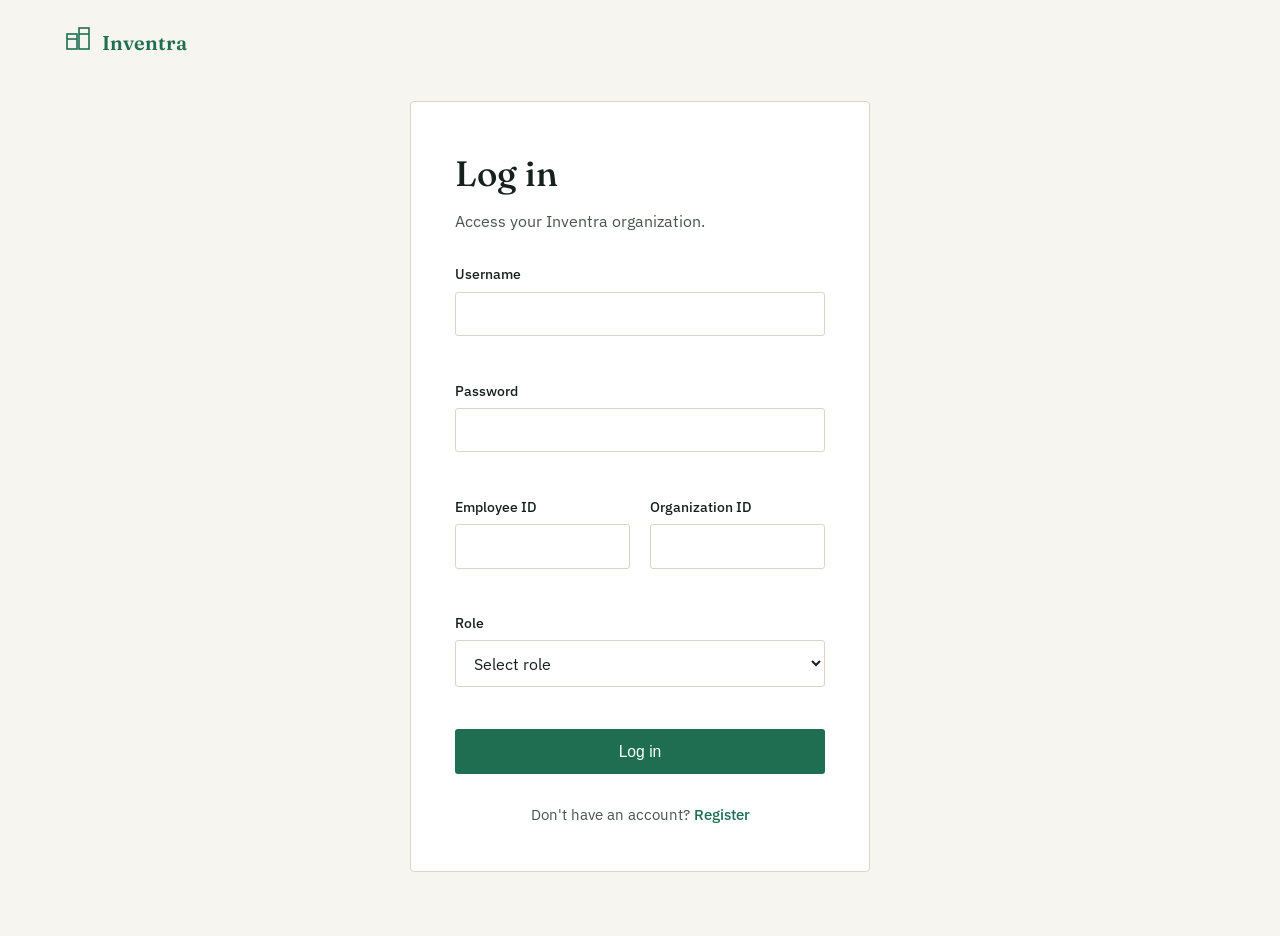
<file: inventra/frontend/suppliers.html>
<!DOCTYPE html>
<html lang="en">
<head>
<meta charset="UTF-8">
<meta name="viewport" content="width=device-width, initial-scale=1.0">
<title>Suppliers — Inventra</title>
<link rel="preconnect" href="https://fonts.googleapis.com">
<link rel="preconnect" href="https://fonts.gstatic.com" crossorigin>
<link href="https://fonts.googleapis.com/css2?family=Fraunces:opsz,wght@9..144,400;9..144,500;9..144,600&family=IBM+Plex+Sans:wght@400;500;600&display=swap" rel="stylesheet">
<link rel="stylesheet" href="css/style.css">
</head>
<body class="dash-body">

<div class="dash-shell">
  <div id="sidebarPlaceholder"></div>

  <div class="dash-main">
    <div id="topbarPlaceholder"></div>

    <main class="dash-content">

      <div class="page-toolbar">
        <p class="page-sub">Everyone you source products from.</p>
      </div>

      <div class="form-banner" id="pageBanner" hidden></div>

      <nav class="subtabs" role="tablist">
        <button class="subtab-btn active" id="tabBtnView" data-tab="view">View all</button>
        <button class="subtab-btn" id="tabBtnAdd" data-tab="add">Add</button>
        <button class="subtab-btn" id="tabBtnSearch" data-tab="search">Search</button>
        <button class="subtab-btn" id="tabBtnDelete" data-tab="delete">Delete</button>
      </nav>

      <!-- View all -->
      <section class="subtab-panel" data-panel="view">
        <section class="panel panel-table">
          <table class="data-table">
            <thead>
              <tr>
                <th>Supplier</th>
                <th>Company</th>
                <th>Email</th>
                <th>Contact</th>
                <th>City</th>
                <th>GST Number</th>
                <th>Address</th>
                <th></th>
              </tr>
            </thead>
            <tbody id="suppliersBody">
              <tr><td colspan="8">Loading suppliers...</td></tr>
            </tbody>
          </table>
        </section>
      </section>

      <!-- Add / Edit -->
      <section class="subtab-panel" data-panel="add" hidden>
        <section class="panel">
          <h3 class="subtab-panel-title" id="addPanelTitle">Add supplier</h3>

          <div class="form-banner" id="formBanner" hidden></div>

          <form id="supplierForm" novalidate>
            <input type="hidden" id="supplierId" name="supplierId">

            <div class="form-row">
              <div class="field">
                <label for="supplierName">Supplier name</label>
                <input type="text" id="supplierName" name="supplierName" required>
                <span class="field-error" id="err-supplierName"></span>
              </div>
              <div class="field">
                <label for="companyName">Company name</label>
                <input type="text" id="companyName" name="companyName" required>
                <span class="field-error" id="err-companyName"></span>
              </div>
            </div>

            <div class="form-row">
              <div class="field">
                <label for="email">Email</label>
                <input type="email" id="email" name="email" required>
                <span class="field-error" id="err-email"></span>
              </div>
              <div class="field">
                <label for="contactNumber">Contact number</label>
                <input type="tel" id="contactNumber" name="contactNumber" maxlength="10" required>
                <span class="field-error" id="err-contactNumber"></span>
              </div>
            </div>

            <div class="form-row">
              <div class="field">
                <label for="gstNumber">GST number</label>
                <input type="text" id="gstNumber" name="gstNumber" required>
                <span class="field-error" id="err-gstNumber"></span>
              </div>
              <div class="field">
                <label for="city">City</label>
                <input type="text" id="city" name="city" required>
                <span class="field-error" id="err-city"></span>
              </div>
            </div>

            <div class="field">
              <label for="address">Address</label>
              <input type="text" id="address" name="address" required>
              <span class="field-error" id="err-address"></span>
            </div>

            <div class="modal-actions">
              <button type="button" class="btn btn-ghost" id="cancelEditBtn" hidden>Cancel edit</button>
              <button type="submit" class="btn btn-primary" id="formSubmit">Save supplier</button>
            </div>
          </form>
        </section>
      </section>

      <!-- Search -->
      <section class="subtab-panel" data-panel="search" hidden>
        <section class="panel">
          <h3 class="subtab-panel-title">Search for a supplier</h3>
          <div class="search-row">
            <div class="field">
              <input type="text" id="searchInput" placeholder="Search by name, company, or city">
            </div>
            <button class="btn btn-primary" id="searchBtn" type="button">Search</button>
          </div>
        </section>

        <section class="panel panel-table">
          <table class="data-table">
            <thead>
              <tr>
                <th>Supplier</th>
                <th>Company</th>
                <th>Email</th>
                <th>Contact</th>
                <th>City</th>
                <th></th>
              </tr>
            </thead>
            <tbody id="searchBody">
              <tr><td colspan="6">Search above to find a supplier.</td></tr>
            </tbody>
          </table>
        </section>
      </section>

      <!-- Delete -->
      <section class="subtab-panel" data-panel="delete" hidden>
        <section class="panel">
          <h3 class="subtab-panel-title">Delete a supplier</h3>
          <div class="search-row">
            <div class="field">
              <input type="text" id="deleteSearchInput" placeholder="Search by name, company, or city">
            </div>
            <button class="btn btn-primary" id="deleteSearchBtn" type="button">Search</button>
          </div>
        </section>

        <section class="panel panel-table">
          <table class="data-table">
            <thead>
              <tr>
                <th>Supplier</th>
                <th>Company</th>
                <th>City</th>
                <th></th>
              </tr>
            </thead>
            <tbody id="deleteBody">
              <tr><td colspan="4">Loading suppliers...</td></tr>
            </tbody>
          </table>
        </section>
      </section>

    </main>
  </div>
</div>

<script src="js/config.js"></script>
<script src="js/layout.js"></script>
<script src="js/suppliers.js"></script>
</body>
</html>
</file>
<file: inventra/frontend/css/style.css>
:root {
  --bg: #F6F5F0;
  --surface: #FFFFFF;
  --ink: #16201C;
  --ink-soft: #4A554E;
  --accent: #1F6E52;
  --accent-2: #C98F1F;
  --line: #DAD5C6;

  --font-display: "Fraunces", serif;
  --font-body: "IBM Plex Sans", -apple-system, sans-serif;
}

* { box-sizing: border-box; }

html { scroll-behavior: smooth; }

body {
  margin: 0;
  background: var(--bg);
  color: var(--ink);
  font-family: var(--font-body);
  line-height: 1.6;
  -webkit-font-smoothing: antialiased;
}

a { color: inherit; text-decoration: none; }

a:focus-visible,
button:focus-visible {
  outline: 2px solid var(--accent);
  outline-offset: 3px;
}

section { scroll-margin-top: 90px; }

/* Header */

.site-header {
  display: flex;
  align-items: center;
  justify-content: space-between;
  padding: 1.5rem clamp(1.25rem, 5vw, 4rem);
  border-bottom: 1px solid var(--line);
  position: sticky;
  top: 0;
  background: var(--bg);
  z-index: 10;
}

.brand {
  display: flex;
  align-items: center;
  gap: 0.6rem;
  font-family: var(--font-display);
  font-weight: 600;
  font-size: 1.25rem;
  color: var(--accent);
}

.brand-mark { color: var(--accent); }

.site-nav {
  display: flex;
  align-items: center;
  gap: 1.75rem;
  font-size: 0.95rem;
}

.site-nav a { color: var(--ink-soft); }
.site-nav a:hover { color: var(--ink); }

.nav-link-btn {
  color: var(--ink) !important;
  font-weight: 500;
}

.nav-cta {
  padding: 0.5rem 1.1rem;
  border: 1px solid var(--ink);
  border-radius: 3px;
  color: var(--ink) !important;
}
.nav-cta:hover { background: var(--ink); color: var(--bg) !important; }

/* Buttons */

.btn {
  padding: 0.85rem 1.5rem;
  border-radius: 3px;
  font-weight: 500;
  font-size: 0.98rem;
  border: 1px solid transparent;
  display: inline-block;
}

.btn-primary { background: var(--accent); color: #fff; }
.btn-primary:hover { background: #185940; }

.btn-ghost { border-color: var(--line); color: var(--ink); }
.btn-ghost:hover { border-color: var(--ink); }

.btn-invert { background: #fff; color: var(--accent); }
.btn-invert:hover { background: #EFEDE4; }

/* Hero */

.hero {
  max-width: 900px;
  margin: 0 auto;
  padding: clamp(3rem, 8vw, 5.5rem) clamp(1.25rem, 5vw, 4rem) 1rem;
  text-align: center;
  animation: rise 0.7s ease-out;
}

@keyframes rise {
  from { opacity: 0; transform: translateY(14px); }
  to { opacity: 1; transform: translateY(0); }
}

.hero h1 {
  font-family: var(--font-display);
  font-weight: 500;
  font-size: clamp(2.4rem, 4vw + 1rem, 3.6rem);
  line-height: 1.12;
  margin: 0 0 1.25rem;
}

.lede {
  color: var(--ink-soft);
  font-size: 1.1rem;
  max-width: 52ch;
  margin: 0 auto 2rem;
}

.hero-actions { display: flex; gap: 1rem; flex-wrap: wrap; }
.hero-actions-centered { justify-content: center; }

.hero-art {
  max-width: 760px;
  margin: 3.5rem auto 0;
}

/* Features */

.features {
  max-width: 1100px;
  margin: 0 auto;
  padding: clamp(3rem, 6vw, 5rem) clamp(1.25rem, 5vw, 4rem);
}

.features h2,
.why h2,
.how h2 {
  font-family: var(--font-display);
  font-weight: 500;
  font-size: clamp(1.6rem, 2vw + 1rem, 2.1rem);
  margin: 0 0 2rem;
  text-align: center;
}

.feature-grid {
  display: grid;
  grid-template-columns: 1fr 1fr;
  border-top: 1px solid var(--line);
  border-left: 1px solid var(--line);
}

.feature-cell {
  padding: 2rem;
  border-right: 1px solid var(--line);
  border-bottom: 1px solid var(--line);
}

.feature-icon { color: var(--accent); margin-bottom: 1rem; }

.feature-cell h3 {
  font-size: 1.1rem;
  font-weight: 600;
  margin: 0 0 0.4rem;
}

.feature-cell p {
  color: var(--ink-soft);
  margin: 0;
  font-size: 0.98rem;
}

/* Why Inventra */

.why {
  max-width: 800px;
  margin: 0 auto;
  padding: clamp(2rem, 6vw, 4rem) clamp(1.25rem, 5vw, 4rem) clamp(3rem, 6vw, 5rem);
}

.why-list { border-top: 1px solid var(--line); }

.why-row {
  display: grid;
  grid-template-columns: 10px 180px 1fr;
  align-items: center;
  gap: 1.25rem;
  padding: 1.1rem 0;
  border-bottom: 1px solid var(--line);
}

.why-mark {
  width: 10px;
  height: 10px;
  border-radius: 50%;
}

.why-name { font-weight: 600; }
.why-desc { color: var(--ink-soft); }

/* How it works */

.how {
  max-width: 1000px;
  margin: 0 auto;
  padding: clamp(2rem, 6vw, 4rem) clamp(1.25rem, 5vw, 4rem) clamp(3rem, 6vw, 5rem);
}

.steps {
  display: grid;
  grid-template-columns: repeat(3, 1fr);
  gap: 2.5rem;
  position: relative;
}

.steps::before {
  content: "";
  position: absolute;
  top: 0.85rem;
  left: 8%;
  right: 8%;
  height: 1px;
  background: var(--line);
}

.step { position: relative; text-align: center; }

.step-num {
  display: block;
  font-family: var(--font-display);
  font-size: 1.3rem;
  color: var(--accent-2);
  background: var(--bg);
  display: inline-block;
  padding: 0 0.6rem;
  margin-bottom: 0.75rem;
  position: relative;
}

.step h3 {
  font-size: 1.1rem;
  font-weight: 600;
  margin: 0 0 0.4rem;
}

.step p {
  color: var(--ink-soft);
  font-size: 0.98rem;
  max-width: 30ch;
  margin: 0 auto;
}

/* CTA band */

.cta-band {
  background: var(--accent);
  color: #fff;
  text-align: center;
  padding: clamp(3rem, 6vw, 4.5rem) 1.5rem;
}

.cta-band h2 {
  font-family: var(--font-display);
  font-weight: 500;
  font-size: clamp(1.6rem, 2.4vw + 1rem, 2.3rem);
  margin: 0 0 1.5rem;
}

/* Footer */

.site-footer {
  display: flex;
  justify-content: space-between;
  align-items: center;
  flex-wrap: wrap;
  gap: 1rem;
  padding: 1.5rem clamp(1.25rem, 5vw, 4rem) 2rem;
  color: var(--ink-soft);
  font-size: 0.9rem;
}

.footer-nav { display: flex; gap: 1.25rem; flex-wrap: wrap; }
.footer-nav a:hover { color: var(--ink); }

/* Responsive */

@media (max-width: 780px) {
  .site-nav { gap: 1rem; font-size: 0.88rem; }
  .feature-grid { grid-template-columns: 1fr; }
  .why-row { grid-template-columns: 10px 1fr; grid-template-areas: "mark name" "mark desc"; }
  .why-desc { grid-column: 2; }
  .steps { grid-template-columns: 1fr; gap: 2rem; }
  .steps::before { display: none; }
}

@media (prefers-reduced-motion: reduce) {
  html { scroll-behavior: auto; }
  .hero { animation: none; }
  * { transition: none !important; }
}

/* Auth pages (Login / Register) */

.auth-body { min-height: 100vh; display: flex; flex-direction: column; }

.auth-header {
  padding: 1.5rem clamp(1.25rem, 5vw, 4rem);
}

.auth-main {
  flex: 1;
  display: flex;
  align-items: flex-start;
  justify-content: center;
  padding: 1rem clamp(1.25rem, 5vw, 4rem) 4rem;
}

.auth-card {
  width: 100%;
  max-width: 640px;
  background: var(--surface);
  border: 1px solid var(--line);
  border-radius: 4px;
  padding: clamp(1.75rem, 4vw, 2.75rem);
  animation: rise 0.5s ease-out;
}

.auth-card-narrow { max-width: 460px; }

.auth-card h1 {
  font-family: var(--font-display);
  font-weight: 500;
  font-size: clamp(1.7rem, 2.5vw + 1rem, 2.2rem);
  margin: 0 0 0.4rem;
}

.auth-sub {
  color: var(--ink-soft);
  margin: 0 0 1.75rem;
}

.form-banner {
  padding: 0.85rem 1rem;
  border-radius: 3px;
  font-size: 0.95rem;
  margin-bottom: 1.5rem;
}

.form-banner.error {
  background: #FBEAE5;
  color: #8A2E1F;
  border: 1px solid #E7B9AC;
}

.form-banner.success {
  background: #E7F1EC;
  color: #185940;
  border: 1px solid #B7D9C9;
}

.form-row {
  display: grid;
  grid-template-columns: 1fr 1fr;
  gap: 1.25rem;
}

.field { margin-bottom: 1.25rem; }

.field label {
  display: block;
  font-size: 0.9rem;
  font-weight: 500;
  margin-bottom: 0.4rem;
  color: var(--ink);
}

.field input,
.field select {
  width: 100%;
  padding: 0.7rem 0.85rem;
  border: 1px solid var(--line);
  border-radius: 3px;
  font-family: var(--font-body);
  font-size: 0.98rem;
  background: #fff;
  color: var(--ink);
}

.field input:focus,
.field select:focus {
  outline: none;
  border-color: var(--accent);
}

.field input[readonly] {
  background: var(--bg);
  color: var(--ink-soft);
  cursor: not-allowed;
}

.field input:invalid,
.field select:invalid {
  box-shadow: none;
}

.field input.invalid,
.field select.invalid {
  border-color: #C6503F;
}

.field-error {
  display: block;
  min-height: 1.1rem;
  font-size: 0.82rem;
  color: #C6503F;
  margin-top: 0.3rem;
}

.btn-block { width: 100%; text-align: center; border: none; cursor: pointer; }
.btn-block:disabled { opacity: 0.6; cursor: not-allowed; }

.auth-switch {
  text-align: center;
  margin: 1.75rem 0 0;
  color: var(--ink-soft);
  font-size: 0.95rem;
}

.auth-switch a { color: var(--accent); font-weight: 500; }

@media (max-width: 560px) {
  .form-row { grid-template-columns: 1fr; }
}

/* Dashboard shell */

.dash-body { margin: 0; background: var(--bg); }

.dash-shell {
  display: flex;
  min-height: 100vh;
}

/* Sidebar */

.sidebar {
  width: 240px;
  flex-shrink: 0;
  background: var(--surface);
  border-right: 1px solid var(--line);
  display: flex;
  flex-direction: column;
  padding: 1.5rem 1.25rem;
  position: sticky;
  top: 0;
  height: 100vh;
}

.brand-sidebar { margin-bottom: 2rem; }

.sidebar-nav {
  display: flex;
  flex-direction: column;
  gap: 0.15rem;
  flex: 1;
}

.sidebar-link {
  display: flex;
  align-items: center;
  gap: 0.7rem;
  padding: 0.65rem 0.7rem;
  border-radius: 3px;
  font-size: 0.95rem;
  color: var(--ink-soft);
  border-left: 2px solid transparent;
}

.sidebar-link:hover { background: rgba(31, 110, 82, 0.06); color: var(--ink); }

.sidebar-link.active {
  color: var(--accent);
  font-weight: 600;
  border-left-color: var(--accent);
  background: rgba(31, 110, 82, 0.07);
}

.sidebar-dot {
  width: 6px;
  height: 6px;
  border-radius: 50%;
  background: currentColor;
  opacity: 0.55;
  flex-shrink: 0;
}

.sidebar-link.active .sidebar-dot { opacity: 1; }

.sidebar-logout {
  margin-top: 1rem;
  padding: 0.65rem 0.7rem;
  border: 1px solid var(--line);
  border-radius: 3px;
  background: none;
  color: var(--ink-soft);
  font-family: var(--font-body);
  font-size: 0.95rem;
  cursor: pointer;
  text-align: left;
}
.sidebar-logout:hover { border-color: #C6503F; color: #C6503F; }

/* Main column */

.dash-main { flex: 1; min-width: 0; }

.topbar {
  display: flex;
  align-items: center;
  justify-content: space-between;
  padding: 1.25rem clamp(1.25rem, 3vw, 2.5rem);
  border-bottom: 1px solid var(--line);
  background: var(--bg);
  position: sticky;
  top: 0;
  z-index: 5;
}

.topbar-title {
  font-family: var(--font-display);
  font-weight: 500;
  font-size: 1.4rem;
  margin: 0;
}

.topbar-right { display: flex; align-items: center; gap: 1.5rem; }

.topbar-icon-btn {
  position: relative;
  background: none;
  border: none;
  color: var(--ink-soft);
  cursor: pointer;
  padding: 0.3rem;
}
.topbar-icon-btn:hover { color: var(--ink); }

.topbar-badge {
  position: absolute;
  top: -2px;
  right: -2px;
  width: 8px;
  height: 8px;
  border-radius: 50%;
  background: var(--accent-2);
}

.topbar-user { text-align: right; line-height: 1.3; }
.topbar-user-name { display: block; font-weight: 600; font-size: 0.92rem; }
.topbar-user-role { display: block; font-size: 0.8rem; color: var(--ink-soft); }

/* Content */

.dash-content {
  padding: clamp(1.5rem, 3vw, 2.5rem);
  max-width: 1200px;
}

.welcome-section { margin-bottom: 1.75rem; }

.welcome-section h2 {
  font-family: var(--font-display);
  font-weight: 500;
  font-size: 1.6rem;
  margin: 0 0 0.3rem;
}

.welcome-section p { color: var(--ink-soft); margin: 0; }

/* Summary cards */

.summary-cards {
  display: grid;
  grid-template-columns: repeat(4, 1fr);
  border-top: 1px solid var(--line);
  border-left: 1px solid var(--line);
  margin-bottom: 2rem;
}

.summary-card {
  background: var(--surface);
  border-right: 1px solid var(--line);
  border-bottom: 1px solid var(--line);
  padding: 1.25rem 1.4rem;
  display: flex;
  flex-direction: column;
  gap: 0.4rem;
}

.summary-card-warn .summary-value { color: var(--accent-2); }

.summary-label {
  font-size: 0.85rem;
  color: var(--ink-soft);
}

.summary-value {
  font-family: var(--font-display);
  font-size: 2rem;
  font-weight: 500;
  color: var(--accent);
}

/* Two-column grid: chart + activity */

.dash-grid {
  display: grid;
  grid-template-columns: 1.4fr 1fr;
  gap: 1.5rem;
  margin-bottom: 1.5rem;
}

.panel {
  background: var(--surface);
  border: 1px solid var(--line);
  border-radius: 4px;
  padding: 1.5rem;
}

.panel h3 {
  font-size: 1.05rem;
  font-weight: 600;
  margin: 0 0 1.1rem;
}

.chart-container { width: 100%; }

/* Recent activity */

.activity-list {
  list-style: none;
  margin: 0;
  padding: 0;
}

.activity-item {
  display: flex;
  justify-content: space-between;
  gap: 1rem;
  padding: 0.7rem 0;
  border-bottom: 1px solid var(--line);
  font-size: 0.92rem;
}
.activity-item:last-child { border-bottom: none; }

.activity-text { color: var(--ink); }
.activity-time { color: var(--ink-soft); font-size: 0.82rem; white-space: nowrap; }

/* Table */

.panel-table { margin-bottom: 1.5rem; overflow-x: auto; }

.data-table {
  width: 100%;
  border-collapse: collapse;
  font-size: 0.92rem;
}

.data-table th {
  text-align: left;
  color: var(--ink-soft);
  font-weight: 500;
  padding: 0.6rem 0.75rem;
  border-bottom: 1px solid var(--line);
}

.data-table td {
  padding: 0.65rem 0.75rem;
  border-bottom: 1px solid var(--line);
}

.data-table tr:last-child td { border-bottom: none; }

.stock-low { color: #C6503F; font-weight: 600; }

/* Quick actions */

.quick-actions h3 {
  font-size: 1.05rem;
  font-weight: 600;
  margin: 0 0 1rem;
}

.qa-grid {
  display: grid;
  grid-template-columns: repeat(4, 1fr);
  gap: 1rem;
}

.qa-btn {
  display: flex;
  align-items: center;
  justify-content: center;
  gap: 0.5rem;
  padding: 1rem;
  background: var(--surface);
  border: 1px solid var(--line);
  border-radius: 4px;
  color: var(--ink);
  font-family: var(--font-body);
  font-size: 0.95rem;
  font-weight: 500;
  cursor: pointer;
}
.qa-btn:hover { border-color: var(--accent); color: var(--accent); }

.qa-plus { font-size: 1.1rem; color: var(--accent); }

/* Responsive dashboard */

@media (max-width: 980px) {
  .dash-grid { grid-template-columns: 1fr; }
  .summary-cards { grid-template-columns: 1fr 1fr; }
  .qa-grid { grid-template-columns: 1fr 1fr; }
}

@media (max-width: 720px) {
  .dash-shell { flex-direction: column; }
  .sidebar {
    width: 100%;
    height: auto;
    position: static;
    flex-direction: row;
    flex-wrap: wrap;
    align-items: center;
  }
  .sidebar-nav { flex-direction: row; flex-wrap: wrap; }
  .sidebar-logout { margin-left: auto; }
  .summary-cards { grid-template-columns: 1fr; }
  .qa-grid { grid-template-columns: 1fr; }
}

.chart-legend {
  display: flex;
  gap: 1.5rem;
  margin-top: 0.75rem;
  font-size: 0.85rem;
  color: var(--ink-soft);
}

.chart-legend span { display: inline-flex; align-items: center; gap: 0.4rem; }

.legend-dot {
  width: 8px;
  height: 8px;
  border-radius: 50%;
  display: inline-block;
}

/* Empty states */

.empty-state {
  color: var(--ink-soft);
  font-size: 0.92rem;
  padding: 1rem 0;
  text-align: center;
}

li.empty-state { list-style: none; }

/* Coming soon page */

.coming-soon {
  max-width: 480px;
  margin: 3rem auto 0;
  text-align: center;
}

.coming-soon h2 {
  font-family: var(--font-display);
  font-weight: 500;
  font-size: 1.6rem;
  margin: 0 0 0.75rem;
}

.coming-soon p {
  color: var(--ink-soft);
  margin: 0 0 1.5rem;
}

/* Page toolbar (Inventory, and future list pages) */

.page-toolbar {
  display: flex;
  justify-content: space-between;
  align-items: center;
  margin-bottom: 1.25rem;
}

.page-sub { color: var(--ink-soft); margin: 0; }

/* Table action buttons */

.table-actions { display: flex; gap: 0.5rem; white-space: nowrap; }

.table-action-btn {
  background: none;
  border: 1px solid var(--line);
  border-radius: 3px;
  padding: 0.3rem 0.65rem;
  font-family: var(--font-body);
  font-size: 0.82rem;
  color: var(--ink-soft);
  cursor: pointer;
}
.table-action-btn:hover { border-color: var(--ink); color: var(--ink); }

.table-action-danger:hover { border-color: #C6503F; color: #C6503F; }

/* Sub-tabs (module navigation: View all / Add / Search / Delete) */

.subtabs {
  display: flex;
  gap: 0.25rem;
  border-bottom: 1px solid var(--line);
  margin-bottom: 1.5rem;
}

.subtab-btn {
  background: none;
  border: none;
  border-bottom: 2px solid transparent;
  padding: 0.65rem 0.9rem;
  font-family: var(--font-body);
  font-size: 0.92rem;
  font-weight: 500;
  color: var(--ink-soft);
  cursor: pointer;
  margin-bottom: -1px;
}
.subtab-btn:hover { color: var(--ink); }
.subtab-btn.active { color: var(--accent); border-bottom-color: var(--accent); }
.subtab-btn:disabled { color: var(--line); cursor: not-allowed; }

.subtab-panel[hidden] { display: none; }

.subtab-panel-title {
  font-size: 1.05rem;
  font-weight: 600;
  margin: 0 0 1.1rem;
}

/* Search row */

.search-row {
  display: flex;
  gap: 0.75rem;
  margin-bottom: 1.25rem;
  max-width: 460px;
}
.search-row input { flex: 1; }
.search-row .field { margin-bottom: 0; flex: 1; }

/* Restricted / empty access state */

.access-denied {
  color: var(--ink-soft);
  font-size: 0.92rem;
  padding: 2rem 1rem;
  text-align: center;
  border: 1px dashed var(--line);
  border-radius: 4px;
}

/* Modal */

.modal-overlay {
  position: fixed;
  inset: 0;
  background: rgba(22, 32, 28, 0.45);
  display: flex;
  align-items: flex-start;
  justify-content: center;
  padding: 3rem 1.5rem;
  overflow-y: auto;
  z-index: 50;
}

.modal-card {
  background: var(--surface);
  border-radius: 6px;
  max-width: 640px;
  width: 100%;
  padding: 1.75rem 2rem 2rem;
}

.modal-header {
  display: flex;
  justify-content: space-between;
  align-items: center;
  margin-bottom: 1.25rem;
}

.modal-header h2 {
  font-family: var(--font-display);
  font-weight: 500;
  font-size: 1.3rem;
  margin: 0;
}

.modal-close {
  background: none;
  border: none;
  font-size: 1.5rem;
  line-height: 1;
  color: var(--ink-soft);
  cursor: pointer;
  padding: 0.2rem 0.4rem;
}
.modal-close:hover { color: var(--ink); }

.modal-actions {
  display: flex;
  justify-content: flex-end;
  gap: 0.75rem;
  margin-top: 0.5rem;
}

/* Reports page */

#reportContent {
  max-width: 900px;
  margin: 0 auto;
  background: var(--surface);
  border: 1px solid var(--line);
  border-radius: 4px;
  padding: 2.5rem;
}

.report-header {
  border-bottom: 2px solid var(--ink);
  padding-bottom: 1.25rem;
  margin-bottom: 2rem;
}
.report-header h1 {
  font-family: var(--font-display);
  font-size: 1.8rem;
  margin: 0 0 0.4rem;
}
.report-header p {
  color: var(--ink-soft);
  font-size: 0.9rem;
  margin: 0;
}

.report-section {
  margin-bottom: 2.25rem;
}
.report-section h2 {
  font-size: 1.05rem;
  font-weight: 600;
  border-bottom: 1px solid var(--line);
  padding-bottom: 0.5rem;
  margin-bottom: 1rem;
}

.report-stats {
  display: flex;
  flex-wrap: wrap;
  gap: 1.5rem;
}
.report-stat {
  display: flex;
  flex-direction: column;
  min-width: 110px;
}
.report-stat-value {
  font-family: var(--font-display);
  font-size: 1.6rem;
  font-weight: 600;
  color: var(--accent);
}
.report-stat-label {
  font-size: 0.82rem;
  color: var(--ink-soft);
}

.report-footer {
  text-align: center;
  color: var(--ink-soft);
  font-size: 0.82rem;
  margin-top: 2rem;
  border-top: 1px solid var(--line);
  padding-top: 1rem;
}

/* Print rules — hide app chrome, keep only the report */
@media print {
  .no-print, .sidebar, .topbar { display: none !important; }
  body, .dash-shell, .dash-main, .dash-content {
    display: block !important;
    background: #fff !important;
    margin: 0 !important;
    padding: 0 !important;
  }
  #reportContent {
    max-width: 100%;
    border: none;
    padding: 0;
  }
  .report-section { break-inside: avoid; }
  .data-table { break-inside: avoid; }
}
</file>
